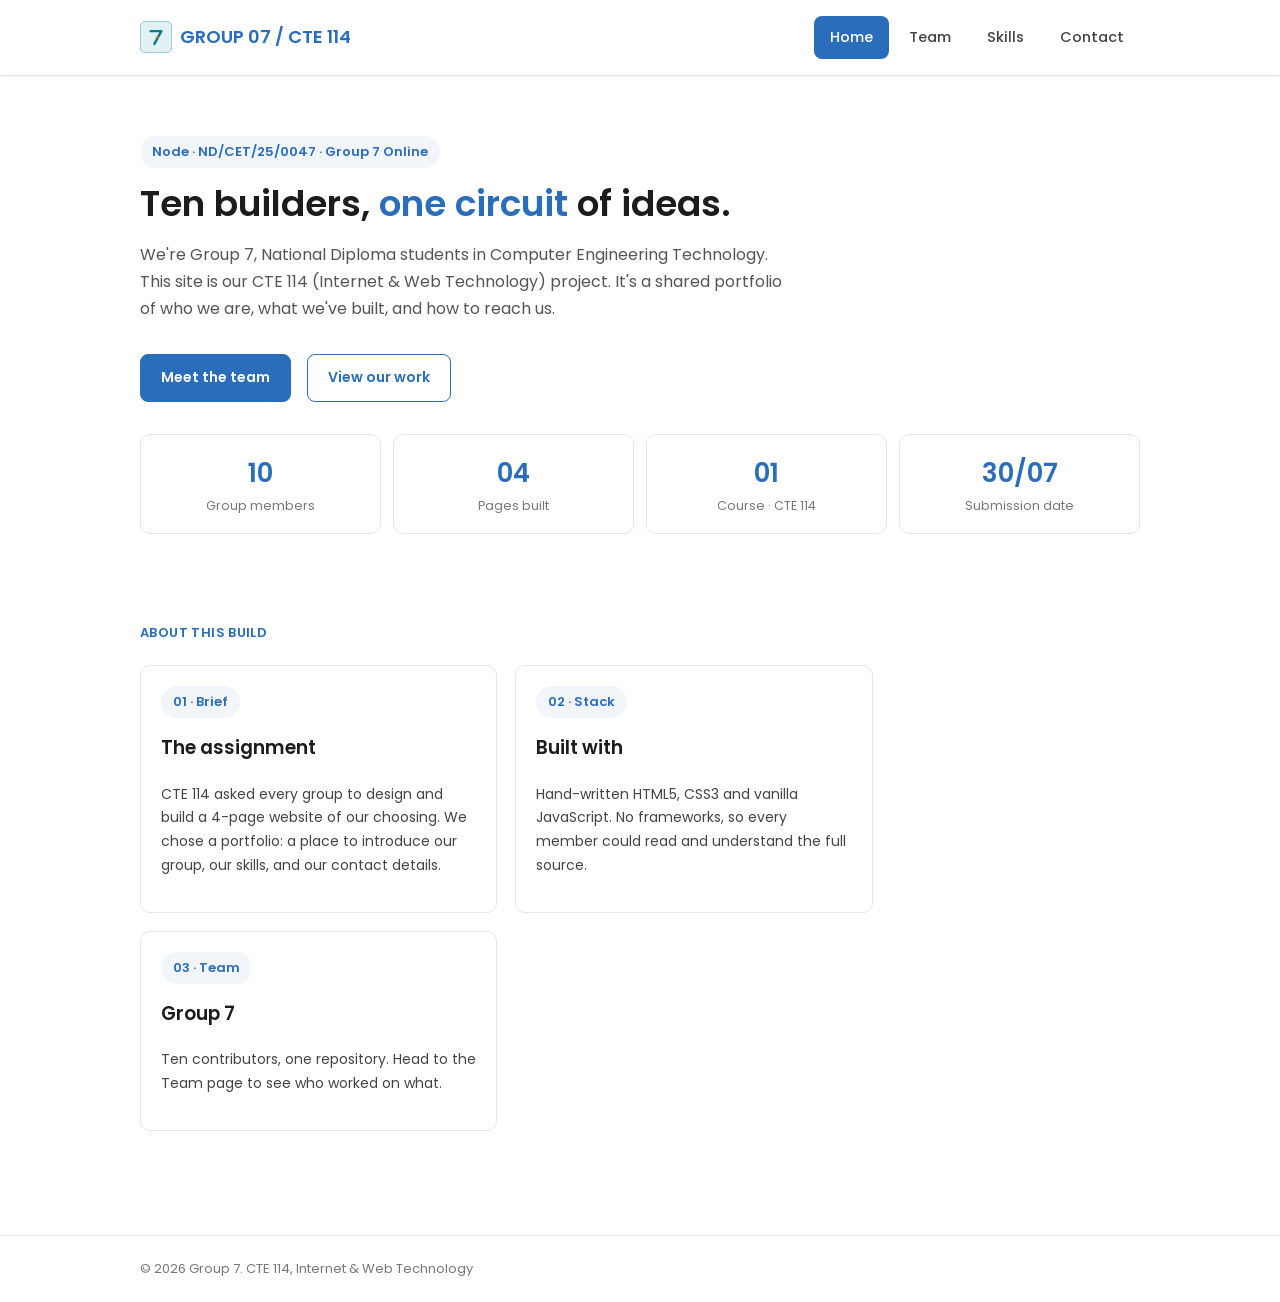
<file: index.html>
<!DOCTYPE html>
<html lang="en">
<head>
<meta charset="UTF-8">
<meta name="viewport" content="width=device-width, initial-scale=1.0">
<title>Group 7 - CTE 114 Portfolio</title>
<link rel="preconnect" href="https://fonts.googleapis.com">
<link href="https://fonts.googleapis.com/css2?family=Poppins:wght@400;500;600;700&display=swap" rel="stylesheet">
<link rel="stylesheet" href="https://cdn.jsdelivr.net/npm/bootstrap-icons@1.11.3/font/bootstrap-icons.css">
<link rel="stylesheet" href="styles.css">
<link rel="icon" type="image/svg+xml" href="logo.svg">
</head>
<body>

<header>
  <nav class="nav">
    <a class="brand" href="index.html"><img src="logo.svg" alt="Group 7 logo" class="brand-logo">GROUP&nbsp;07 / CTE&nbsp;114</a>
    <button class="navtoggle" aria-label="Toggle menu"><i class="bi bi-list"></i></button>
    <div class="navlinks">
      <a href="index.html" class="active">Home</a>
      <a href="about.html">Team</a>
      <a href="projects.html">Skills</a>
      <a href="contact.html">Contact</a>
    </div>
  </nav>
</header>

<section class="hero">
  <div class="trace" aria-hidden="true">
    <svg width="100%" height="100%" viewBox="0 0 1120 500" preserveAspectRatio="xMaxYMid slice" style="position:absolute; top:0; right:0;">
      <path d="M 700 0 L 700 90 L 850 90 L 850 200 L 1020 200" fill="none" stroke="#5eead4" stroke-width="1.5"/>
      <path d="M 950 0 L 950 140 L 1120 140" fill="none" stroke="#5eead4" stroke-width="1.5"/>
      <path d="M 780 500 L 780 380 L 900 380 L 900 260" fill="none" stroke="#ffb86b" stroke-width="1.5"/>
      <circle cx="1020" cy="200" r="4" fill="#5eead4"/>
      <circle cx="1120" cy="140" r="4" fill="#5eead4"/>
      <circle cx="900" cy="260" r="4" fill="#ffb86b"/>
    </svg>
  </div>
  <div class="wrap">
    <span class="tag">Node · ND/CET/25/0047 · Group 7 Online</span>
    <h1>Ten builders, <span>one circuit</span> of ideas.</h1>
    <p class="lede">We're Group 7, National Diploma students in Computer Engineering Technology. This site is our CTE 114 (Internet &amp; Web Technology) project. It's a shared portfolio of who we are, what we've built, and how to reach us.</p>
    <div style="margin-top:32px; display:flex; gap:16px; flex-wrap:wrap;">
      <a href="about.html" class="btn solid">Meet the team</a>
      <a href="projects.html" class="btn">View our work</a>
    </div>

    <div class="stats">
      <div class="stat"><div class="num">10</div><div class="label">Group members</div></div>
      <div class="stat"><div class="num">04</div><div class="label">Pages built</div></div>
      <div class="stat"><div class="num">01</div><div class="label">Course · CTE 114</div></div>
      <div class="stat"><div class="num">30/07</div><div class="label">Submission date</div></div>
    </div>
  </div>
</section>

<section>
  <div class="wrap">
    <span class="eyebrow">About this build</span>
    <div class="grid cols-3" style="margin-top:20px;">
      <div class="panel">
        <span class="tag">01 · Brief</span>
        <h3 style="margin-top:14px;">The assignment</h3>
        <p style="color:#444444; margin-top:10px; font-size:14px;">CTE 114 asked every group to design and build a 4-page website of our choosing. We chose a portfolio: a place to introduce our group, our skills, and our contact details.</p>
      </div>
      <div class="panel">
        <span class="tag">02 · Stack</span>
        <h3 style="margin-top:14px;">Built with</h3>
        <p style="color:#444444; margin-top:10px; font-size:14px;">Hand-written HTML5, CSS3 and vanilla JavaScript. No frameworks, so every member could read and understand the full source.</p>
      </div>
      <div class="panel">
        <span class="tag">03 · Team</span>
        <h3 style="margin-top:14px;">Group 7</h3>
        <p style="color:#444444; margin-top:10px; font-size:14px;">Ten contributors, one repository. Head to the Team page to see who worked on what.</p>
      </div>
    </div>
  </div>
</section>

<footer>
  <div class="wrap">
    <span>&copy; 2026 Group 7. CTE 114, Internet &amp; Web Technology</span>
  </div>
</footer>

<script src="script.js"></script>
</body>
</html>
</file>
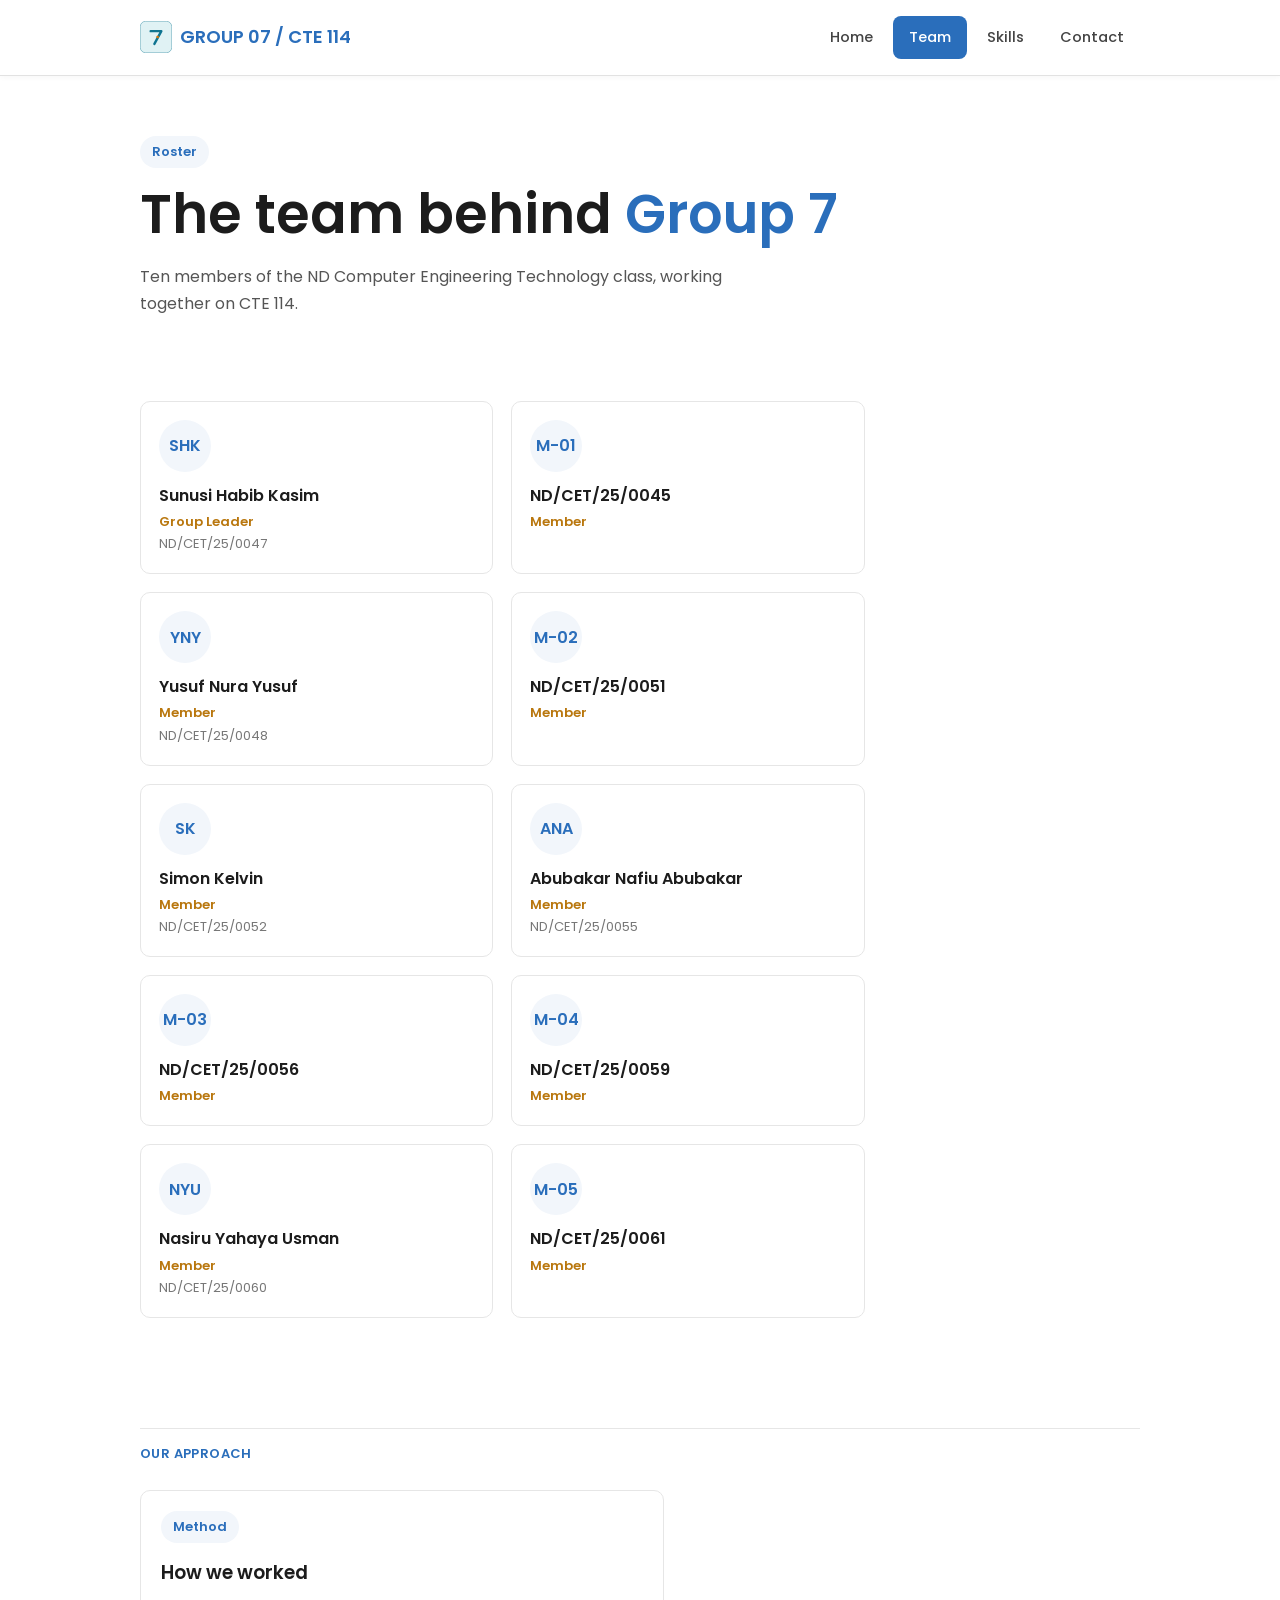
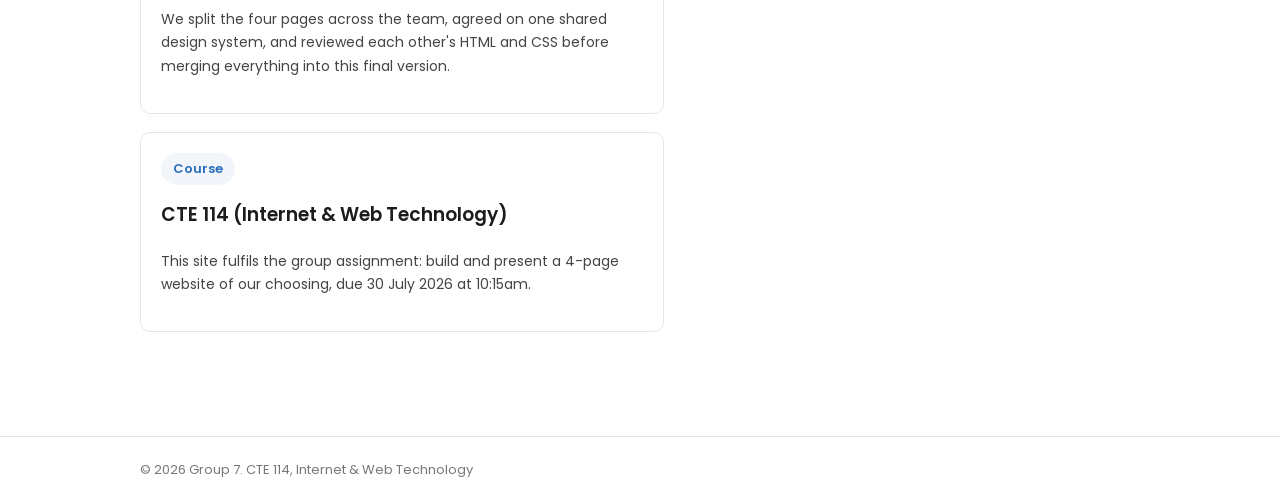
<file: about.html>
<!DOCTYPE html>
<html lang="en">
<head>
<meta charset="UTF-8">
<meta name="viewport" content="width=device-width, initial-scale=1.0">
<title>Team - Group 7 CTE 114</title>
<link rel="preconnect" href="https://fonts.googleapis.com">
<link href="https://fonts.googleapis.com/css2?family=Poppins:wght@400;500;600;700&display=swap" rel="stylesheet">
<link rel="stylesheet" href="https://cdn.jsdelivr.net/npm/bootstrap-icons@1.11.3/font/bootstrap-icons.css">
<link rel="stylesheet" href="styles.css">
<link rel="icon" type="image/svg+xml" href="logo.svg">
</head>
<body>

<header>
  <nav class="nav">
    <a class="brand" href="index.html"><img src="logo.svg" alt="Group 7 logo" class="brand-logo">GROUP&nbsp;07 / CTE&nbsp;114</a>
    <button class="navtoggle" aria-label="Toggle menu"><i class="bi bi-list"></i></button>
    <div class="navlinks">
      <a href="index.html">Home</a>
      <a href="about.html" class="active">Team</a>
      <a href="projects.html">Skills</a>
      <a href="contact.html">Contact</a>
    </div>
  </nav>
</header>

<section class="hero" style="padding-bottom:20px;">
  <div class="wrap">
    <span class="tag">Roster</span>
    <h1 style="font-size:clamp(34px,5vw,54px);">The team behind <span>Group&nbsp;7</span></h1>
    <p class="lede">Ten members of the ND Computer Engineering Technology class, working together on CTE 114.</p>
  </div>
</section>

<section class="tight">
  <div class="wrap">
    <div class="grid cols-3">

      <div class="member">
        <div class="avatar">SHK</div>
        <h3>Sunusi Habib Kasim</h3>
        <div class="role">Group Leader</div>
        <div class="id">ND/CET/25/0047</div>
      </div>

      <div class="member">
        <div class="avatar">M-01</div>
        <h3>ND/CET/25/0045</h3>
        <div class="role">Member</div>
      </div>

      <div class="member">
        <div class="avatar">YNY</div>
        <h3>Yusuf Nura Yusuf</h3>
        <div class="role">Member</div>
        <div class="id">ND/CET/25/0048</div>
      </div>

      <div class="member">
        <div class="avatar">M-02</div>
        <h3>ND/CET/25/0051</h3>
        <div class="role">Member</div>
      </div>

      <div class="member">
        <div class="avatar">SK</div>
        <h3>Simon Kelvin</h3>
        <div class="role">Member</div>
        <div class="id">ND/CET/25/0052</div>
      </div>

      <div class="member">
        <div class="avatar">ANA</div>
        <h3>Abubakar Nafiu Abubakar</h3>
        <div class="role">Member</div>
        <div class="id">ND/CET/25/0055</div>
      </div>

      <div class="member">
        <div class="avatar">M-03</div>
        <h3>ND/CET/25/0056</h3>
        <div class="role">Member</div>
      </div>

      <div class="member">
        <div class="avatar">M-04</div>
        <h3>ND/CET/25/0059</h3>
        <div class="role">Member</div>
      </div>

      <div class="member">
        <div class="avatar">NYU</div>
        <h3>Nasiru Yahaya Usman</h3>
        <div class="role">Member</div>
        <div class="id">ND/CET/25/0060</div>
      </div>

      <div class="member">
        <div class="avatar">M-05</div>
        <h3>ND/CET/25/0061</h3>
        <div class="role">Member</div>
      </div>

    </div>
  </div>
</section>

<section>
  <div class="wrap">
    <div class="divider"><span class="eyebrow">Our approach</span><div class="line"></div></div>
    <div class="grid cols-2" style="margin-top:24px;">
      <div class="panel">
        <span class="tag">Method</span>
        <h3 style="margin-top:14px;">How we worked</h3>
        <p style="color:#444444; margin-top:10px; font-size:14px;">We split the four pages across the team, agreed on one shared design system, and reviewed each other's HTML and CSS before merging everything into this final version.</p>
      </div>
      <div class="panel">
        <span class="tag">Course</span>
        <h3 style="margin-top:14px;">CTE 114 (Internet &amp; Web Technology)</h3>
        <p style="color:#444444; margin-top:10px; font-size:14px;">This site fulfils the group assignment: build and present a 4-page website of our choosing, due 30 July 2026 at 10:15am.</p>
      </div>
    </div>
  </div>
</section>

<footer>
  <div class="wrap">
    <span>&copy; 2026 Group 7. CTE 114, Internet &amp; Web Technology</span>
  </div>
</footer>

<script src="script.js"></script>
</body>
</html>
</file>
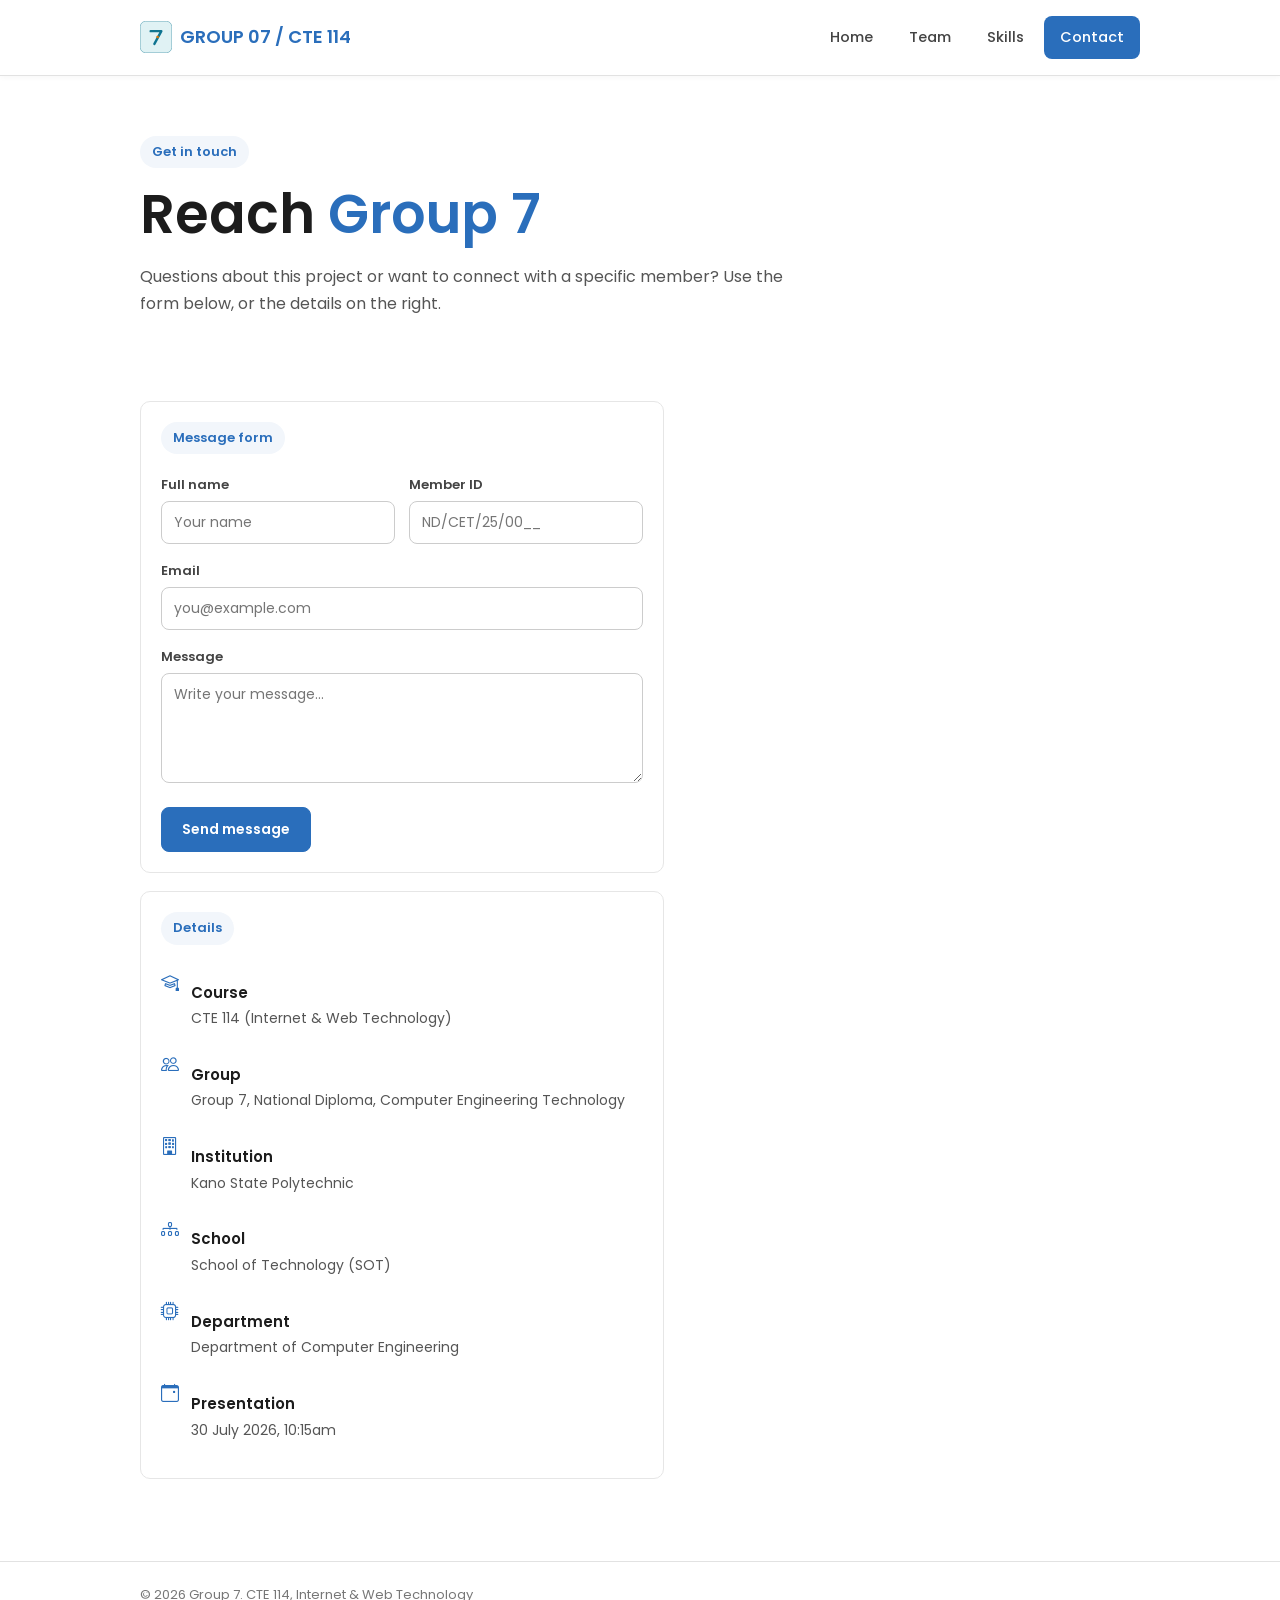
<file: contact.html>
<!DOCTYPE html>
<html lang="en">
<head>
<meta charset="UTF-8">
<meta name="viewport" content="width=device-width, initial-scale=1.0">
<title>Contact - Group 7 CTE 114</title>
<link rel="preconnect" href="https://fonts.googleapis.com">
<link href="https://fonts.googleapis.com/css2?family=Poppins:wght@400;500;600;700&display=swap" rel="stylesheet">
<link rel="stylesheet" href="https://cdn.jsdelivr.net/npm/bootstrap-icons@1.11.3/font/bootstrap-icons.css">
<link rel="stylesheet" href="styles.css">
<link rel="icon" type="image/svg+xml" href="logo.svg">
</head>
<body>

<header>
  <nav class="nav">
    <a class="brand" href="index.html"><img src="logo.svg" alt="Group 7 logo" class="brand-logo">GROUP&nbsp;07 / CTE&nbsp;114</a>
    <button class="navtoggle" aria-label="Toggle menu"><i class="bi bi-list"></i></button>
    <div class="navlinks">
      <a href="index.html">Home</a>
      <a href="about.html">Team</a>
      <a href="projects.html">Skills</a>
      <a href="contact.html" class="active">Contact</a>
    </div>
  </nav>
</header>

<section class="hero" style="padding-bottom:20px;">
  <div class="wrap">
    <span class="tag">Get in touch</span>
    <h1 style="font-size:clamp(34px,5vw,54px);">Reach <span>Group 7</span></h1>
    <p class="lede">Questions about this project or want to connect with a specific member? Use the form below, or the details on the right.</p>
  </div>
</section>

<section class="tight">
  <div class="wrap grid cols-2">

    <div class="panel">
      <span class="tag">Message form</span>
      <form id="contact-form" style="margin-top:20px;">
        <div class="form-row two">
          <div>
            <label for="name">Full name</label>
            <input id="name" name="name" type="text" placeholder="Your name" required>
          </div>
          <div>
            <label for="member">Member ID</label>
            <input id="member" name="member" type="text" placeholder="ND/CET/25/00__">
          </div>
        </div>
        <div class="form-row">
          <div>
            <label for="email">Email</label>
            <input id="email" name="email" type="email" placeholder="you@example.com" required>
          </div>
        </div>
        <div class="form-row">
          <div>
            <label for="message">Message</label>
            <textarea id="message" name="message" placeholder="Write your message..." required></textarea>
          </div>
        </div>
        <button type="submit" class="btn solid">Send message</button>
        <p class="form-status" role="status"></p>
      </form>
    </div>

    <div class="panel">
      <span class="tag">Details</span>
      <div class="info-list" style="margin-top:20px;">
        <div class="item">
          <i class="bi bi-mortarboard"></i>
          <div>
            <h3>Course</h3>
            <p>CTE 114 (Internet &amp; Web Technology)</p>
          </div>
        </div>
        <div class="item">
          <i class="bi bi-people"></i>
          <div>
            <h3>Group</h3>
            <p>Group 7, National Diploma, Computer Engineering Technology</p>
          </div>
        </div>
        <div class="item">
          <i class="bi bi-building"></i>
          <div>
            <h3>Institution</h3>
            <p>Kano State Polytechnic</p>
          </div>
        </div>
        <div class="item">
          <i class="bi bi-diagram-3"></i>
          <div>
            <h3>School</h3>
            <p>School of Technology (SOT)</p>
          </div>
        </div>
        <div class="item">
          <i class="bi bi-cpu"></i>
          <div>
            <h3>Department</h3>
            <p>Department of Computer Engineering</p>
          </div>
        </div>
        <div class="item">
          <i class="bi bi-calendar-event"></i>
          <div>
            <h3>Presentation</h3>
            <p>30 July 2026, 10:15am</p>
          </div>
        </div>
      </div>
    </div>

  </div>
</section>

<footer>
  <div class="wrap">
    <span>&copy; 2026 Group 7. CTE 114, Internet &amp; Web Technology</span>
  </div>
</footer>

<script src="script.js"></script>
</body>
</html>
</file>
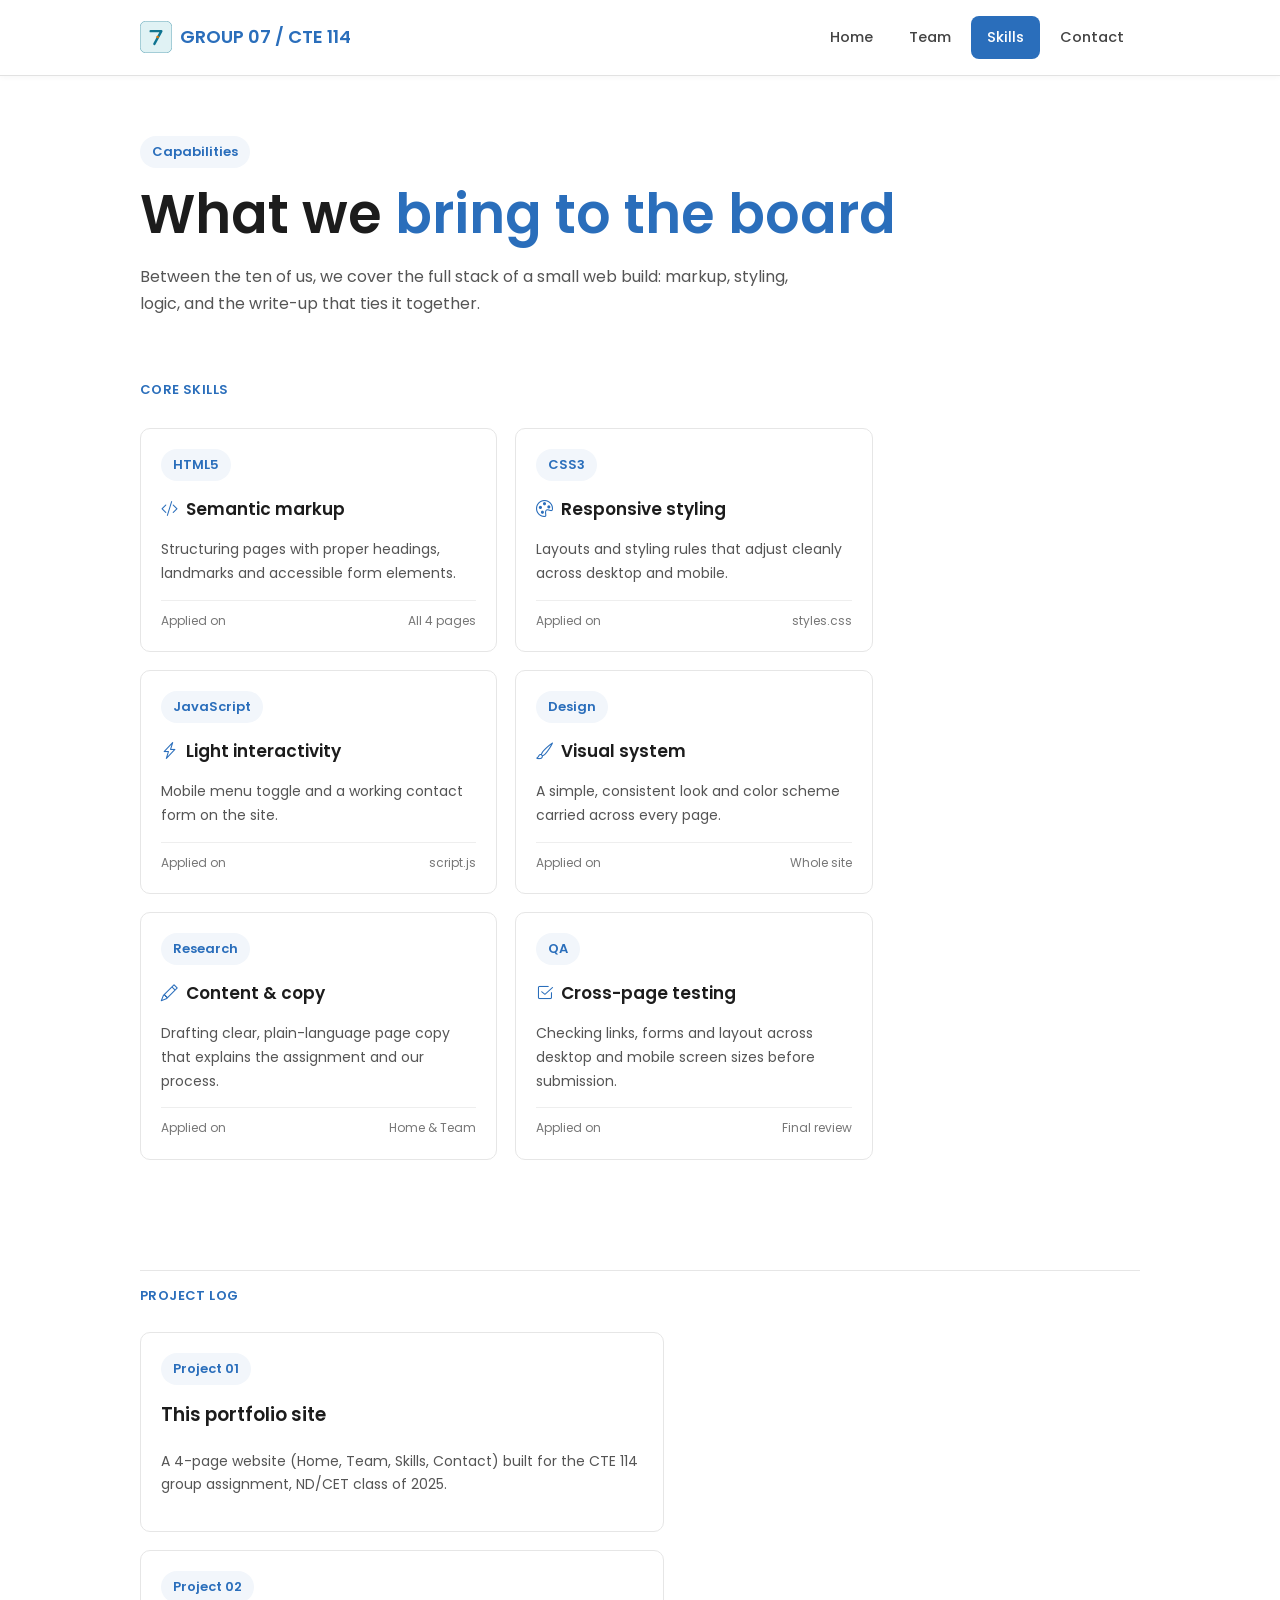
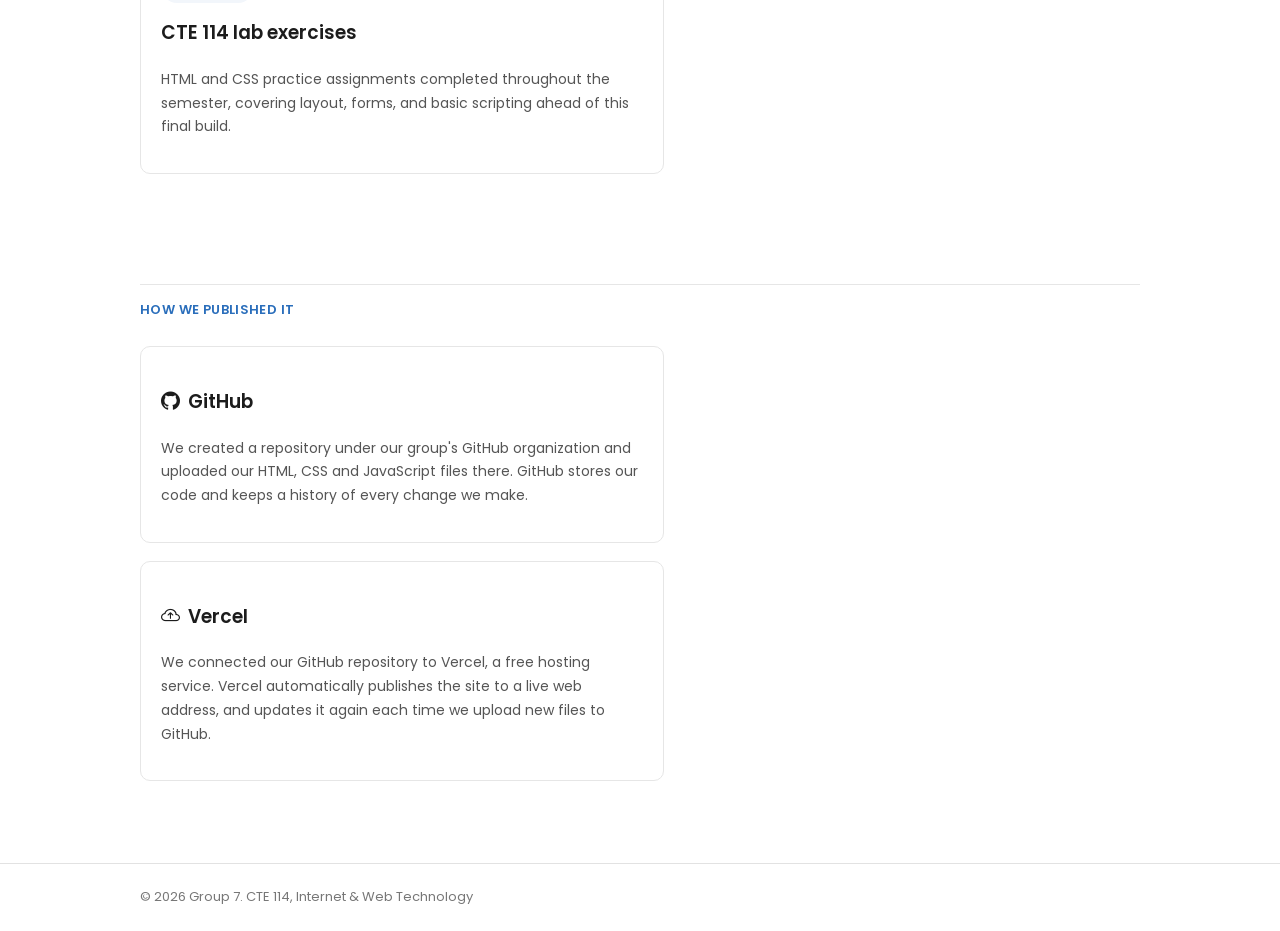
<file: projects.html>
<!DOCTYPE html>
<html lang="en">
<head>
<meta charset="UTF-8">
<meta name="viewport" content="width=device-width, initial-scale=1.0">
<title>Skills and Projects - Group 7 CTE 114</title>
<link rel="preconnect" href="https://fonts.googleapis.com">
<link href="https://fonts.googleapis.com/css2?family=Poppins:wght@400;500;600;700&display=swap" rel="stylesheet">
<link rel="stylesheet" href="https://cdn.jsdelivr.net/npm/bootstrap-icons@1.11.3/font/bootstrap-icons.css">
<link rel="stylesheet" href="styles.css">
<link rel="icon" type="image/svg+xml" href="logo.svg">
</head>
<body>

<header>
  <nav class="nav">
    <a class="brand" href="index.html"><img src="logo.svg" alt="Group 7 logo" class="brand-logo">GROUP&nbsp;07 / CTE&nbsp;114</a>
    <button class="navtoggle" aria-label="Toggle menu"><i class="bi bi-list"></i></button>
    <div class="navlinks">
      <a href="index.html">Home</a>
      <a href="about.html">Team</a>
      <a href="projects.html" class="active">Skills</a>
      <a href="contact.html">Contact</a>
    </div>
  </nav>
</header>

<section class="hero" style="padding-bottom:20px;">
  <div class="wrap">
    <span class="tag">Capabilities</span>
    <h1 style="font-size:clamp(34px,5vw,54px);">What we <span>bring to the board</span></h1>
    <p class="lede">Between the ten of us, we cover the full stack of a small web build: markup, styling, logic, and the write-up that ties it together.</p>
  </div>
</section>

<section class="tight">
  <div class="wrap">
    <span class="eyebrow">Core skills</span>
    <div class="grid cols-3">

      <div class="panel card">
        <span class="tag">HTML5</span>
        <h3 style="margin-top:14px;"><i class="bi bi-code-slash"></i> Semantic markup</h3>
        <p>Structuring pages with proper headings, landmarks and accessible form elements.</p>
        <div class="meta"><span>Applied on</span><span>All 4 pages</span></div>
      </div>

      <div class="panel card">
        <span class="tag">CSS3</span>
        <h3 style="margin-top:14px;"><i class="bi bi-palette"></i> Responsive styling</h3>
        <p>Layouts and styling rules that adjust cleanly across desktop and mobile.</p>
        <div class="meta"><span>Applied on</span><span>styles.css</span></div>
      </div>

      <div class="panel card">
        <span class="tag">JavaScript</span>
        <h3 style="margin-top:14px;"><i class="bi bi-lightning-charge"></i> Light interactivity</h3>
        <p>Mobile menu toggle and a working contact form on the site.</p>
        <div class="meta"><span>Applied on</span><span>script.js</span></div>
      </div>

      <div class="panel card">
        <span class="tag">Design</span>
        <h3 style="margin-top:14px;"><i class="bi bi-brush"></i> Visual system</h3>
        <p>A simple, consistent look and color scheme carried across every page.</p>
        <div class="meta"><span>Applied on</span><span>Whole site</span></div>
      </div>

      <div class="panel card">
        <span class="tag">Research</span>
        <h3 style="margin-top:14px;"><i class="bi bi-pencil"></i> Content &amp; copy</h3>
        <p>Drafting clear, plain-language page copy that explains the assignment and our process.</p>
        <div class="meta"><span>Applied on</span><span>Home &amp; Team</span></div>
      </div>

      <div class="panel card">
        <span class="tag">QA</span>
        <h3 style="margin-top:14px;"><i class="bi bi-check2-square"></i> Cross-page testing</h3>
        <p>Checking links, forms and layout across desktop and mobile screen sizes before submission.</p>
        <div class="meta"><span>Applied on</span><span>Final review</span></div>
      </div>

    </div>
  </div>
</section>

<section>
  <div class="wrap">
    <div class="divider"><span class="eyebrow">Project log</span><div class="line"></div></div>
    <div class="grid cols-2" style="margin-top:24px;">
      <div class="panel">
        <span class="tag">Project 01</span>
        <h3 style="margin-top:14px;">This portfolio site</h3>
        <p style="color:#555555; margin-top:10px; font-size:14px;">A 4-page website (Home, Team, Skills, Contact) built for the CTE 114 group assignment, ND/CET class of 2025.</p>
      </div>
      <div class="panel">
        <span class="tag">Project 02</span>
        <h3 style="margin-top:14px;">CTE 114 lab exercises</h3>
        <p style="color:#555555; margin-top:10px; font-size:14px;">HTML and CSS practice assignments completed throughout the semester, covering layout, forms, and basic scripting ahead of this final build.</p>
      </div>
    </div>
  </div>
</section>

<section class="tight">
  <div class="wrap">
    <div class="divider"><span class="eyebrow">How we published it</span><div class="line"></div></div>
    <div class="grid cols-2" style="margin-top:24px;">
      <div class="panel">
        <h3 style="display:flex; align-items:center; gap:8px;"><i class="bi bi-github"></i> GitHub</h3>
        <p style="color:#555555; margin-top:10px; font-size:14px;">We created a repository under our group's GitHub organization and uploaded our HTML, CSS and JavaScript files there. GitHub stores our code and keeps a history of every change we make.</p>
      </div>
      <div class="panel">
        <h3 style="display:flex; align-items:center; gap:8px;"><i class="bi bi-cloud-arrow-up"></i> Vercel</h3>
        <p style="color:#555555; margin-top:10px; font-size:14px;">We connected our GitHub repository to Vercel, a free hosting service. Vercel automatically publishes the site to a live web address, and updates it again each time we upload new files to GitHub.</p>
      </div>
    </div>
  </div>
</section>

<footer>
  <div class="wrap">
    <span>&copy; 2026 Group 7. CTE 114, Internet &amp; Web Technology</span>
  </div>
</footer>

<script src="script.js"></script>
</body>
</html>
</file>
<file: styles.css>
body {
  margin: 0;
  font-family: 'Poppins', Arial, sans-serif;
  background-color: #ffffff;
  color: #333333;
  line-height: 1.7;
}

a {
  color: #2a6ebb;
  text-decoration: none;
}

a:hover {
  text-decoration: underline;
}

.wrap {
  max-width: 1000px;
  margin: 0 auto;
  padding: 0 20px;
}

header {
  background-color: #ffffff;
  border-bottom: 1px solid #e2e2e2;
  position: sticky;
  top: 0;
  z-index: 1000;
  box-shadow: 0 1px 6px rgba(0, 0, 0, 0.04);
}

.nav {
  display: flex;
  align-items: center;
  justify-content: space-between;
  padding: 16px 20px;
  max-width: 1000px;
  margin: 0 auto;
}

.brand {
  font-weight: 600;
  font-size: 18px;
  color: #2a6ebb;
  display: flex;
  align-items: center;
  gap: 8px;
}

.brand-logo {
  width: 32px;
  height: 32px;
}

.navlinks {
  display: flex;
  gap: 4px;
}

.navlinks a {
  color: #444444;
  font-weight: 500;
  font-size: 14.5px;
  padding: 9px 16px;
  border-radius: 8px;
  transition: background-color 0.15s ease, color 0.15s ease;
}

.navlinks a:hover {
  text-decoration: none;
  background-color: #f2f6fb;
  color: #2a6ebb;
}

.navlinks a.active {
  color: #ffffff;
  background-color: #2a6ebb;
}

.navlinks a.active:hover {
  background-color: #2a6ebb;
  color: #ffffff;
}

.navtoggle {
  display: none;
}

@media (max-width: 700px) {
  .navlinks {
    position: absolute;
    top: 100%;
    left: 0;
    right: 0;
    background: #ffffff;
    border-top: 1px solid #e2e2e2;
    border-bottom: 1px solid #e2e2e2;
    box-shadow: 0 6px 10px rgba(0, 0, 0, 0.04);
    flex-direction: column;
    gap: 0;
    display: none;
    padding: 8px 12px;
  }
  .navlinks.open {
    display: flex;
  }
  .navlinks a {
    padding: 13px 16px;
    border-radius: 8px;
  }
  .navtoggle {
    display: flex;
    align-items: center;
    justify-content: center;
    font-size: 20px;
    background: none;
    border: 1px solid #cccccc;
    border-radius: 8px;
    color: #2a6ebb;
    width: 40px;
    height: 40px;
    cursor: pointer;
    transition: background-color 0.15s ease;
  }
  .navtoggle:hover {
    background-color: #f2f6fb;
  }
}

footer {
  border-top: 1px solid #e2e2e2;
  margin-top: 60px;
  padding: 22px 0;
  font-size: 13px;
  color: #777777;
}

footer .wrap {
  display: flex;
  flex-wrap: wrap;
  justify-content: space-between;
  gap: 8px;
}

h1, h2, h3 {
  color: #1c1c1c;
  font-family: 'Poppins', Arial, sans-serif;
  font-weight: 600;
}

.lede {
  font-size: 16px;
  color: #555555;
  max-width: 650px;
}

.tag {
  display: inline-flex;
  align-items: center;
  gap: 6px;
  background-color: #f2f6fb;
  color: #2a6ebb;
  font-weight: 600;
  font-size: 13px;
  padding: 5px 12px;
  border-radius: 20px;
}

.eyebrow {
  font-weight: 600;
  font-size: 13px;
  color: #2a6ebb;
  text-transform: uppercase;
  letter-spacing: 0.03em;
}

.btn {
  display: inline-flex;
  align-items: center;
  gap: 8px;
  padding: 11px 20px;
  border: 1.5px solid #2a6ebb;
  border-radius: 8px;
  color: #2a6ebb;
  background-color: #ffffff;
  font-weight: 600;
  font-family: 'Poppins', Arial, sans-serif;
  cursor: pointer;
  font-size: 14px;
}

.btn.solid {
  background-color: #2a6ebb;
  color: #ffffff;
}

.hero {
  background-color: #ffffff;
  padding: 60px 0 40px;
}

.hero h1 {
  font-size: 36px;
  margin: 14px 0 16px 0;
  line-height: 1.2;
}

.hero h1 span {
  color: #2a6ebb;
}

.trace {
  display: none;
}

.grid {
  display: flex;
  flex-wrap: wrap;
  gap: 18px;
  margin-top: 26px;
}

.grid.cols-3 .panel,
.grid.cols-3 .member {
  width: calc(33.333% - 18px);
}

.grid.cols-2 .panel {
  width: calc(50% - 18px);
}

@media (max-width: 800px) {
  .grid.cols-3 .panel,
  .grid.cols-3 .member,
  .grid.cols-2 .panel {
    width: 100%;
  }
}

section {
  padding: 44px 0;
}

section.tight {
  padding: 22px 0;
}

.panel {
  border: 1px solid #e6e6e6;
  border-radius: 10px;
  padding: 20px;
  background-color: #ffffff;
}

.member {
  border: 1px solid #e6e6e6;
  border-radius: 10px;
  padding: 18px;
  text-align: left;
}

.member .avatar {
  width: 52px;
  height: 52px;
  border-radius: 50%;
  background-color: #f2f6fb;
  color: #2a6ebb;
  font-weight: 600;
  display: flex;
  align-items: center;
  justify-content: center;
  margin-bottom: 10px;
}

.member h3 {
  margin: 6px 0 2px 0;
  font-size: 16px;
}

.member .role {
  color: #b9770e;
  font-weight: 600;
  font-size: 13px;
}

.member .id {
  color: #777777;
  font-size: 13px;
}

.card h3 {
  font-size: 17px;
  margin-bottom: 6px;
  display: flex;
  align-items: center;
  gap: 8px;
}

.card h3 i {
  color: #2a6ebb;
}

.card p {
  color: #555555;
  font-size: 14px;
}

.card .meta {
  margin-top: 14px;
  padding-top: 10px;
  border-top: 1px solid #eeeeee;
  font-size: 12px;
  color: #777777;
  display: flex;
  justify-content: space-between;
}

.stats {
  display: flex;
  flex-wrap: wrap;
  gap: 12px;
  margin-top: 32px;
}

.stat {
  border: 1px solid #e6e6e6;
  border-radius: 10px;
  padding: 16px;
  flex: 1 1 150px;
  text-align: center;
}

.stat .num {
  font-size: 26px;
  font-weight: 600;
  color: #2a6ebb;
}

.stat .label {
  font-size: 12.5px;
  color: #777777;
}

.form-row {
  margin-bottom: 16px;
}

.form-row.two {
  display: flex;
  gap: 14px;
}

.form-row.two > div {
  flex: 1;
}

label {
  display: block;
  font-weight: 600;
  font-size: 13px;
  margin-bottom: 5px;
  color: #444444;
}

input, textarea {
  width: 100%;
  padding: 10px 12px;
  border: 1px solid #cccccc;
  border-radius: 8px;
  font-family: 'Poppins', Arial, sans-serif;
  font-size: 14px;
  box-sizing: border-box;
}

input:focus, textarea:focus {
  outline: none;
  border-color: #2a6ebb;
}

textarea {
  min-height: 110px;
  resize: vertical;
}

.form-status {
  margin-top: 12px;
  font-weight: 600;
  color: #2a6ebb;
  display: none;
}

.form-status.visible {
  display: block;
}

.info-list .item {
  margin-bottom: 16px;
  display: flex;
  gap: 12px;
  align-items: flex-start;
}

.info-list .item i {
  color: #2a6ebb;
  font-size: 18px;
  margin-top: 3px;
}

.info-list .item h3 {
  font-size: 15px;
  margin-bottom: 2px;
}

.info-list .item p {
  color: #555555;
  font-size: 14px;
  margin: 0;
}

.divider {
  margin: 44px 0 0 0;
  border-top: 1px solid #e6e6e6;
  padding-top: 10px;
}
</file>
